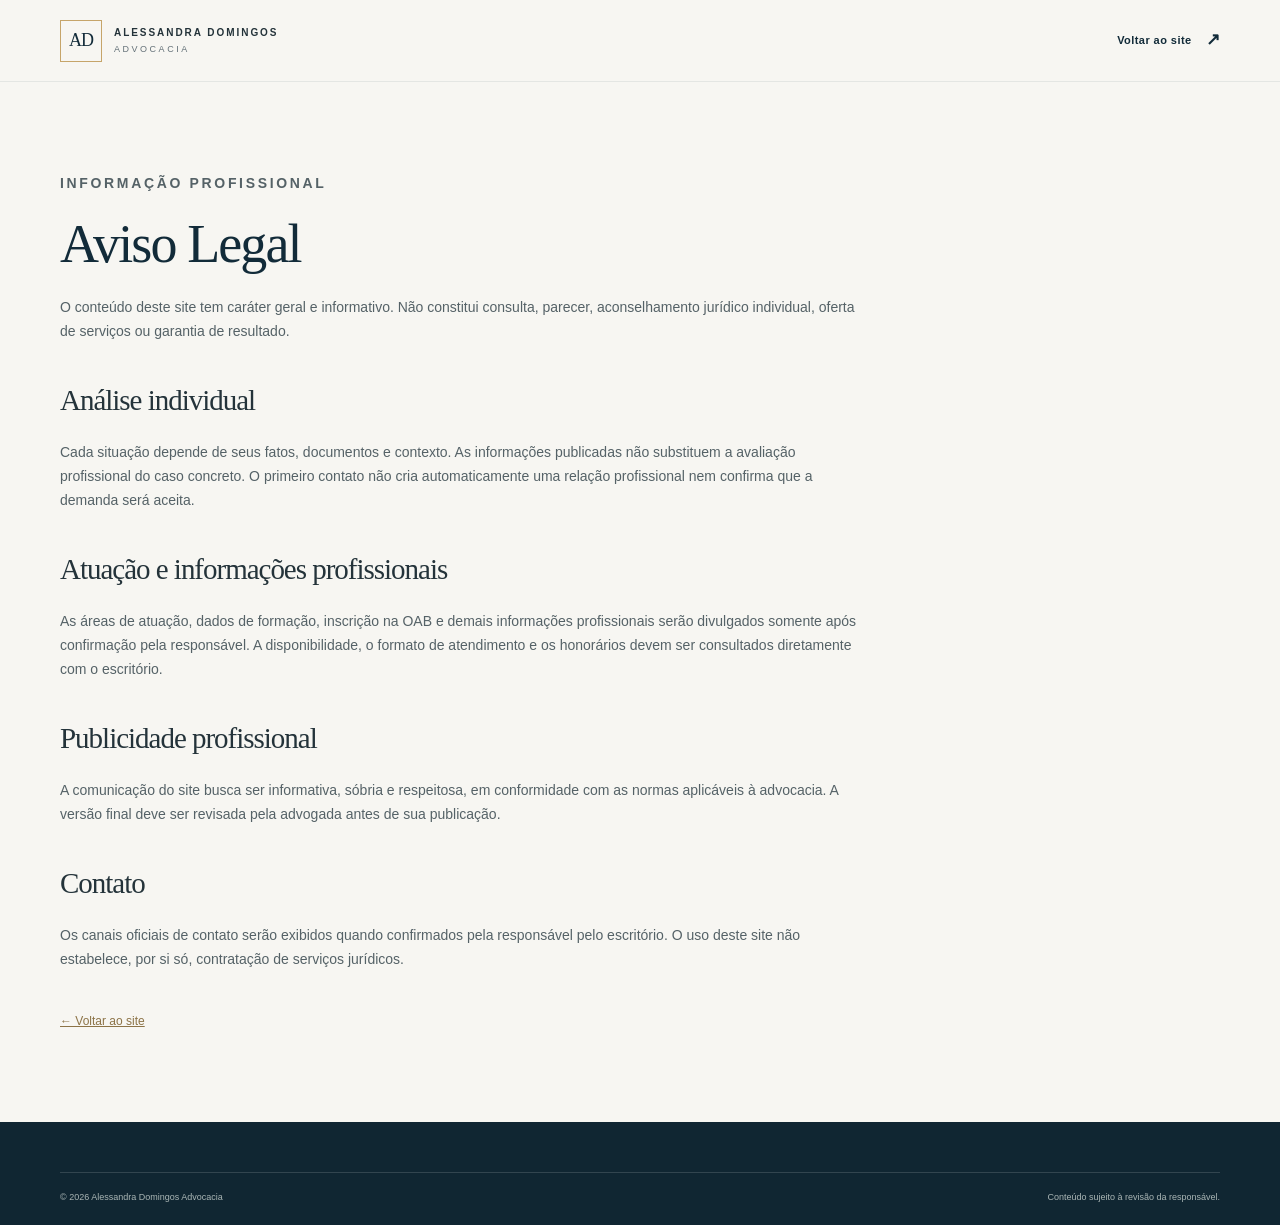
<file: aviso-legal.html>
<!doctype html><html lang="pt-BR"><head><meta charset="utf-8"><meta name="viewport" content="width=device-width,initial-scale=1"><meta name="description" content="Aviso legal de Alessandra Domingos Advocacia."><meta name="theme-color" content="#122b39"><title>Aviso Legal | Alessandra Domingos Advocacia</title><link rel="icon" href="favicon.svg"><link rel="stylesheet" href="styles.css"></head><body><header class="site-header"><div class="header-inner wrap"><a class="brand" href="index.html"><span class="brand-mark">AD</span><span class="brand-copy"><strong>ALESSANDRA DOMINGOS</strong><small>ADVOCACIA</small></span></a><a class="text-link dark-link" href="index.html">Voltar ao site <span>↗</span></a></div></header><main class="policy-page wrap"><p class="eyebrow">INFORMAÇÃO PROFISSIONAL</p><h1>Aviso Legal</h1><p>O conteúdo deste site tem caráter geral e informativo. Não constitui consulta, parecer, aconselhamento jurídico individual, oferta de serviços ou garantia de resultado.</p><h2>Análise individual</h2><p>Cada situação depende de seus fatos, documentos e contexto. As informações publicadas não substituem a avaliação profissional do caso concreto. O primeiro contato não cria automaticamente uma relação profissional nem confirma que a demanda será aceita.</p><h2>Atuação e informações profissionais</h2><p>As áreas de atuação, dados de formação, inscrição na OAB e demais informações profissionais serão divulgados somente após confirmação pela responsável. A disponibilidade, o formato de atendimento e os honorários devem ser consultados diretamente com o escritório.</p><h2>Publicidade profissional</h2><p>A comunicação do site busca ser informativa, sóbria e respeitosa, em conformidade com as normas aplicáveis à advocacia. A versão final deve ser revisada pela advogada antes de sua publicação.</p><h2>Contato</h2><p>Os canais oficiais de contato serão exibidos quando confirmados pela responsável pelo escritório. O uso deste site não estabelece, por si só, contratação de serviços jurídicos.</p><a class="policy-return" href="index.html">← Voltar ao site</a></main><footer class="site-footer"><div class="wrap footer-bottom"><span>© <span id="year"></span> Alessandra Domingos Advocacia</span><span>Conteúdo sujeito à revisão da responsável.</span></div></footer><script>document.querySelector('#year').textContent=new Date().getFullYear()</script></body></html>
</file>
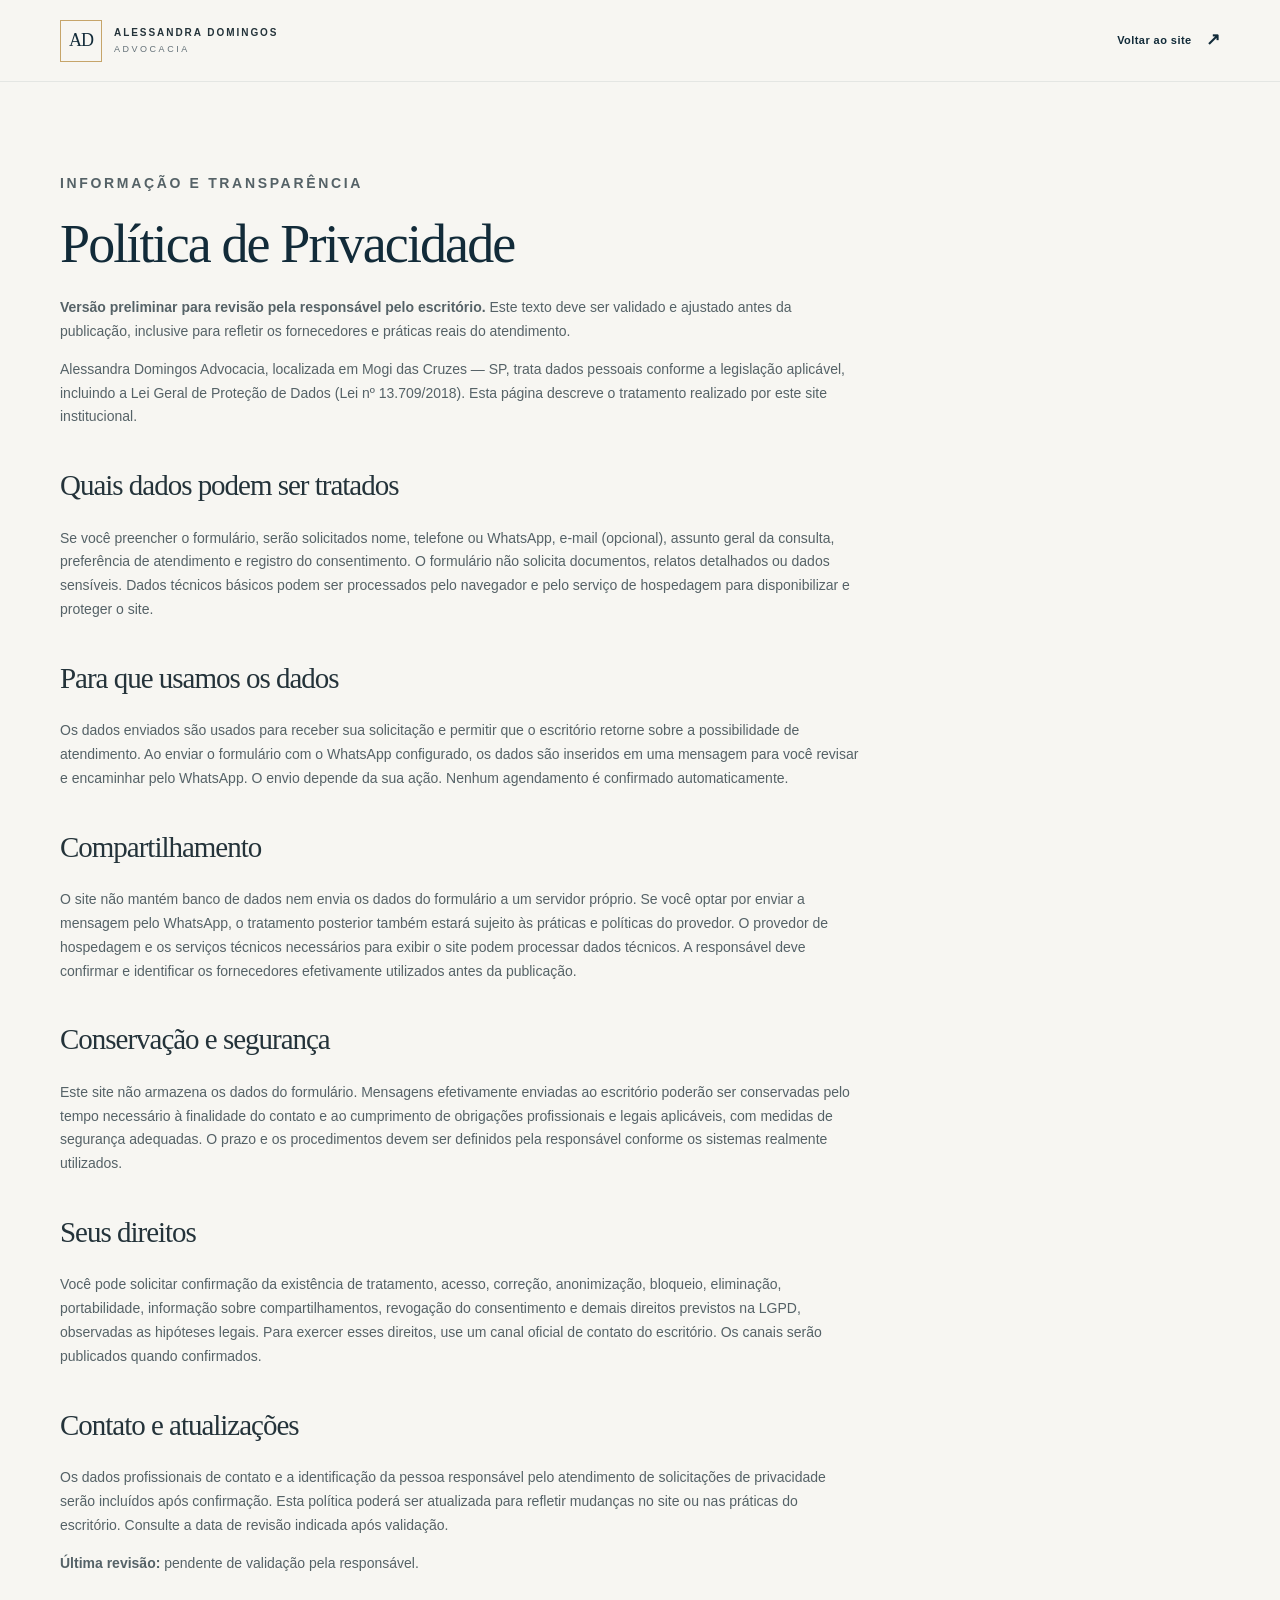
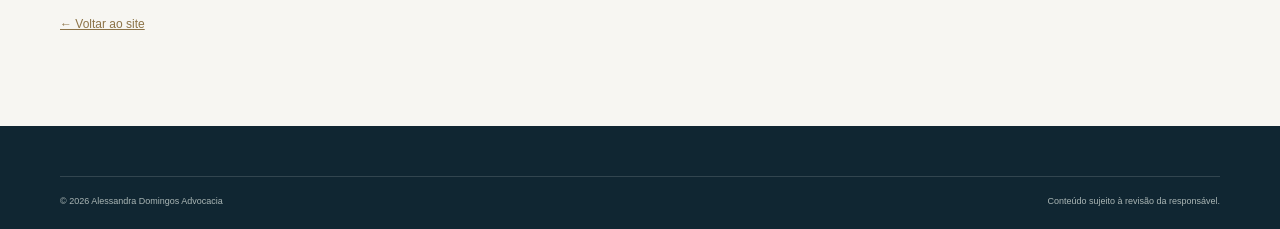
<file: privacidade.html>
<!doctype html><html lang="pt-BR"><head><meta charset="utf-8"><meta name="viewport" content="width=device-width,initial-scale=1"><meta name="description" content="Aviso de Privacidade de Alessandra Domingos Advocacia."><meta name="theme-color" content="#122b39"><title>Política de Privacidade | Alessandra Domingos Advocacia</title><link rel="icon" href="favicon.svg"><link rel="stylesheet" href="styles.css"></head><body><header class="site-header"><div class="header-inner wrap"><a class="brand" href="index.html"><span class="brand-mark">AD</span><span class="brand-copy"><strong>ALESSANDRA DOMINGOS</strong><small>ADVOCACIA</small></span></a><a class="text-link dark-link" href="index.html">Voltar ao site <span>↗</span></a></div></header><main class="policy-page wrap"><p class="eyebrow">INFORMAÇÃO E TRANSPARÊNCIA</p><h1>Política de Privacidade</h1><p><strong>Versão preliminar para revisão pela responsável pelo escritório.</strong> Este texto deve ser validado e ajustado antes da publicação, inclusive para refletir os fornecedores e práticas reais do atendimento.</p><p>Alessandra Domingos Advocacia, localizada em Mogi das Cruzes — SP, trata dados pessoais conforme a legislação aplicável, incluindo a Lei Geral de Proteção de Dados (Lei nº 13.709/2018). Esta página descreve o tratamento realizado por este site institucional.</p>
<h2>Quais dados podem ser tratados</h2><p>Se você preencher o formulário, serão solicitados nome, telefone ou WhatsApp, e-mail (opcional), assunto geral da consulta, preferência de atendimento e registro do consentimento. O formulário não solicita documentos, relatos detalhados ou dados sensíveis. Dados técnicos básicos podem ser processados pelo navegador e pelo serviço de hospedagem para disponibilizar e proteger o site.</p>
<h2>Para que usamos os dados</h2><p>Os dados enviados são usados para receber sua solicitação e permitir que o escritório retorne sobre a possibilidade de atendimento. Ao enviar o formulário com o WhatsApp configurado, os dados são inseridos em uma mensagem para você revisar e encaminhar pelo WhatsApp. O envio depende da sua ação. Nenhum agendamento é confirmado automaticamente.</p>
<h2>Compartilhamento</h2><p>O site não mantém banco de dados nem envia os dados do formulário a um servidor próprio. Se você optar por enviar a mensagem pelo WhatsApp, o tratamento posterior também estará sujeito às práticas e políticas do provedor. O provedor de hospedagem e os serviços técnicos necessários para exibir o site podem processar dados técnicos. A responsável deve confirmar e identificar os fornecedores efetivamente utilizados antes da publicação.</p>
<h2>Conservação e segurança</h2><p>Este site não armazena os dados do formulário. Mensagens efetivamente enviadas ao escritório poderão ser conservadas pelo tempo necessário à finalidade do contato e ao cumprimento de obrigações profissionais e legais aplicáveis, com medidas de segurança adequadas. O prazo e os procedimentos devem ser definidos pela responsável conforme os sistemas realmente utilizados.</p>
<h2>Seus direitos</h2><p>Você pode solicitar confirmação da existência de tratamento, acesso, correção, anonimização, bloqueio, eliminação, portabilidade, informação sobre compartilhamentos, revogação do consentimento e demais direitos previstos na LGPD, observadas as hipóteses legais. Para exercer esses direitos, use um canal oficial de contato do escritório. Os canais serão publicados quando confirmados.</p>
<h2>Contato e atualizações</h2><p>Os dados profissionais de contato e a identificação da pessoa responsável pelo atendimento de solicitações de privacidade serão incluídos após confirmação. Esta política poderá ser atualizada para refletir mudanças no site ou nas práticas do escritório. Consulte a data de revisão indicada após validação.</p><p><strong>Última revisão:</strong> pendente de validação pela responsável.</p><a class="policy-return" href="index.html">← Voltar ao site</a></main><footer class="site-footer"><div class="wrap footer-bottom"><span>© <span id="year"></span> Alessandra Domingos Advocacia</span><span>Conteúdo sujeito à revisão da responsável.</span></div></footer><script>document.querySelector('#year').textContent=new Date().getFullYear()</script></body></html>
</file>
<file: styles.css>
:root{--navy:#122b39;--navy-2:#1b3948;--gold:#c6a56a;--gold-light:#dfc99e;--paper:#f7f6f2;--white:#fff;--ink:#24333a;--muted:#647178;--line:#deded8;--serif:'Playfair Display',Georgia,serif;--sans:'DM Sans',Arial,sans-serif}*{box-sizing:border-box}html{scroll-behavior:smooth;scroll-padding-top:84px}body{margin:0;background:var(--paper);color:var(--ink);font-family:var(--sans);font-size:15px;line-height:1.7;-webkit-font-smoothing:antialiased}a{color:inherit;text-decoration:none}button,input,select{font:inherit}.wrap{width:min(1160px,calc(100% - 56px));margin:auto}.skip-link{position:absolute;top:-60px;left:12px;background:white;padding:10px;z-index:100}.skip-link:focus{top:12px}.site-header{height:82px;position:sticky;top:0;z-index:20;background:rgba(247,246,242,.96);backdrop-filter:blur(14px);border-bottom:1px solid rgba(18,43,57,.08)}.header-inner{height:100%;display:flex;align-items:center;justify-content:space-between}.brand{display:inline-flex;align-items:center;gap:12px;flex-shrink:0}.brand-mark{width:42px;height:42px;border:1px solid var(--gold);display:grid;place-items:center;color:var(--navy);font-family:var(--serif);font-size:18px;letter-spacing:-1px}.brand-copy{display:flex;flex-direction:column;line-height:1.35;letter-spacing:.13em}.brand-copy strong{font-size:10px;font-weight:700}.brand-copy small{font-size:9px;color:var(--muted);letter-spacing:.28em;margin-top:4px}.main-nav{display:flex;align-items:center;gap:25px}.main-nav>a:not(.button){font-size:11px;color:#425159;transition:color .2s}.main-nav>a:not(.button):hover,.footer-main a:hover{color:#a37f42}.button{display:inline-flex;align-items:center;justify-content:center;gap:21px;padding:15px 21px;min-height:50px;font-size:12px;font-weight:600;letter-spacing:.02em;border:1px solid transparent;transition:background .2s,color .2s,transform .2s;cursor:pointer}.button:hover{transform:translateY(-2px)}.button-small{padding:11px 16px;min-height:40px;font-size:11px}.button-dark{background:var(--navy);color:#fff}.button-dark:hover{background:#244758}.button-gold{background:var(--gold);color:#172a32}.button-gold:hover{background:var(--gold-light)}.button-outline{border-color:#9c8d6c;color:var(--navy);background:transparent}.button-outline:hover{background:var(--navy);color:#fff}.menu-toggle{display:none}.hero{height:min(740px,calc(100vh - 82px));min-height:620px;position:relative;background:var(--navy);overflow:hidden;color:white}.hero-photo{position:absolute;inset:0 0 0 37%;background-image:url('https://images.unsplash.com/photo-1497366754035-f200968a6e72?auto=format&fit=crop&w=1900&q=90');background-size:cover;background-position:center 45%;opacity:.68}.hero-shade{position:absolute;inset:0;background:linear-gradient(90deg,#122b39 0%,#122b39 34%,rgba(18,43,57,.92) 48%,rgba(18,43,57,.42) 100%),linear-gradient(0deg,rgba(12,31,41,.4),transparent 54%)}.hero-content{position:relative;padding-top:134px;z-index:1}.eyebrow{font-size:9px;letter-spacing:.19em;font-weight:700;color:#9a845e;margin:0 0 19px}.eyebrow.light{color:#e0c994;display:flex;align-items:center;gap:10px}.eyebrow.light span{display:block;width:23px;height:1px;background:var(--gold)}h1,h2,h3,p{margin-top:0}h1,h2{font-family:var(--serif);font-weight:400;letter-spacing:-.035em}h1{font-size:clamp(48px,6vw,76px);line-height:1.1;margin:0 0 22px}h1 em,h2 em{color:var(--gold);font-weight:400}h2{font-size:clamp(40px,4.3vw,58px);line-height:1.12;margin-bottom:25px}.hero-lead{max-width:470px;font-size:15px;color:rgba(255,255,255,.78);line-height:1.85}.hero-actions{display:flex;align-items:center;gap:28px;margin-top:33px}.text-link{font-size:11px;font-weight:600;letter-spacing:.04em;display:inline-flex;gap:14px;align-items:center}.text-link span{font-size:17px;transition:transform .2s}.text-link:hover span{transform:translate(3px,-2px)}.light-link{color:white}.hero-note{display:flex;align-items:center;gap:15px;position:absolute;top:484px;left:0;font-size:11px;line-height:1.6;letter-spacing:.04em}.hero-note small{color:rgba(255,255,255,.6)}.note-line{height:1px;width:35px;background:var(--gold)}.hero-index{position:absolute;bottom:29px;right:max(28px,calc((100vw - 1160px)/2));font-size:10px;letter-spacing:.16em;color:rgba(255,255,255,.8)}.hero-index span{color:var(--gold);padding:0 8px}.trust-strip{background:#edece7;border-bottom:1px solid #e5e3dc}.trust-inner{height:68px;display:flex;justify-content:center;align-items:center;gap:42px}.trust-inner span{font-size:9px;font-weight:600;letter-spacing:.16em;color:#526066}.trust-inner i{height:4px;width:4px;background:var(--gold);transform:rotate(45deg)}.section{padding:116px 0}.section-kicker{display:flex;align-items:center;gap:20px;font-size:9px;letter-spacing:.16em;color:#8a7757;margin-bottom:54px}.kicker-rule{height:1px;width:70px;background:#c9c2b2}.about-grid{display:grid;grid-template-columns:.82fr 1.18fr;gap:100px;align-items:center}.about-aside{position:relative;padding:0 18px 26px 0}.portrait-frame{position:relative;height:468px;background:#d9d8d2;overflow:hidden}.portrait-frame:after{position:absolute;inset:0;content:'';background:linear-gradient(0deg,rgba(18,43,57,.74),transparent 43%)}.portrait-frame img{width:100%;height:100%;object-fit:cover;filter:saturate(.72)}.portrait-caption{position:absolute;z-index:1;left:28px;bottom:24px;color:white;font-size:9px;letter-spacing:.2em;line-height:1.9}.portrait-caption small{color:#dfc99e;font-size:8px}.about-aside:after{content:'';position:absolute;z-index:-1;right:0;bottom:0;width:74%;height:55%;border-right:1px solid var(--gold);border-bottom:1px solid var(--gold)}.caption-rule{position:absolute;width:45px;height:1px;background:var(--gold);bottom:0;left:-22px;transform:rotate(-90deg);transform-origin:left}.about-copy h2{font-size:50px}.body-large{font-family:var(--serif);font-size:21px;line-height:1.55;color:#364951}.about-copy>p:not(.eyebrow){font-size:13px;color:var(--muted);line-height:1.9}.credentials{border-top:1px solid var(--line);border-bottom:1px solid var(--line);margin:32px 0 24px;padding:9px 0}.credentials>div{display:flex;align-items:center;gap:13px;padding:12px 0}.credential-icon{color:#ad8d56;font-size:15px}.credentials strong,.credentials small{display:block}.credentials strong{font-size:11px;font-weight:600}.credentials small{font-size:10px;color:var(--muted);margin-top:2px}.dark-link{color:var(--navy)}.practice{background:#efeee9}.practice-heading{display:grid;grid-template-columns:1fr .7fr;align-items:end;gap:70px;margin-bottom:52px}.practice-heading h2{margin-bottom:0}.practice-heading .body-large{font-size:18px;margin:0 0 4px;max-width:395px}.neutral-panel{border:1px solid #dad8d0;background:rgba(255,255,255,.46);padding:28px 32px;display:grid;grid-template-columns:auto 1fr auto;align-items:center;gap:22px}.panel-symbol{width:44px;height:44px;border:1px solid #cbb98e;color:#a4864d;display:grid;place-items:center}.neutral-panel strong{font-family:var(--serif);font-size:19px;font-weight:500}.neutral-panel p{margin:4px 0 0;font-size:11px;color:var(--muted)}.steps-section{background:var(--navy);color:white}.steps-section .section-kicker{color:#d4bc8a}.steps-section .kicker-rule{background:#68757a}.steps-heading{max-width:500px}.steps-heading h2{margin-bottom:17px}.steps-heading>p:last-child{color:#bdc6c7;font-size:13px;max-width:400px}.steps-grid{display:grid;grid-template-columns:repeat(4,1fr);gap:30px;margin-top:59px}.step{border-top:1px solid rgba(255,255,255,.22);padding-top:20px}.step-number{font-family:var(--serif);font-size:25px;color:var(--gold)}.step h3{font-family:var(--serif);font-weight:400;font-size:21px;margin:20px 0 10px}.step p{font-size:11px;color:#bdc6c7;line-height:1.8;max-width:215px}.steps-disclaimer{margin:35px 0 0;padding:15px 18px;border-left:2px solid var(--gold);background:rgba(255,255,255,.045);font-size:10px;color:#d0d6d4}.appointment{background:#eae8e1}.appointment-grid{display:grid;grid-template-columns:.8fr 1.2fr;gap:100px;align-items:start}.appointment-copy{background:var(--navy);color:white;padding:58px 50px;min-height:100%;position:relative;overflow:hidden}.appointment-copy:after{content:'AD';font-family:var(--serif);font-size:210px;color:rgba(255,255,255,.035);position:absolute;bottom:-100px;right:-20px}.appointment-copy h2{font-size:43px}.appointment-copy>p:not(.eyebrow){color:#c3cecf;font-size:12px;max-width:300px}.appointment-address{display:flex;align-items:center;gap:14px;margin-top:48px;font-size:11px}.appointment-address>span{color:var(--gold);font-size:20px}.appointment-address strong,.appointment-address small{display:block}.appointment-address small{color:#aebabb}.contact-form{padding:9px 0}.contact-form label{display:block;font-size:10px;font-weight:600;letter-spacing:.04em;margin-bottom:17px}.contact-form input:not([type=checkbox]),.contact-form select{display:block;width:100%;border:0;border-bottom:1px solid #c8c5bb;background:transparent;padding:11px 1px 12px;outline:none;font-size:12px;color:var(--ink);border-radius:0}.contact-form input:focus,.contact-form select:focus{border-color:#9e804d}.contact-form input::placeholder{color:#9ca1a0;font-weight:400}.form-row{display:grid;grid-template-columns:1fr 1fr;gap:22px}.optional{font-size:9px;color:#858c89;font-weight:400}.consent{display:flex!important;align-items:flex-start;gap:10px;font-size:10px!important;line-height:1.5;font-weight:400!important;color:#5e686a}.consent input{margin:2px 0 0;accent-color:var(--navy)}.consent a{text-decoration:underline;text-underline-offset:2px}.form-privacy{font-size:9px;color:#747d7e;margin:-9px 0 17px 24px}.form-submit{border:0}.form-status{min-height:20px;font-size:11px;margin:12px 0 0;color:#355d49}.faq{background:#fff}.faq-grid{display:grid;grid-template-columns:.7fr 1.3fr;gap:100px}.faq .section-kicker{margin-bottom:45px}.faq h2{font-size:47px}.faq-intro{font-size:12px;color:var(--muted);max-width:250px}.accordion details{border-bottom:1px solid #e3e2dc}.accordion details:first-child{border-top:1px solid #e3e2dc}.accordion summary{list-style:none;cursor:pointer;padding:18px 0;display:flex;justify-content:space-between;gap:20px;align-items:center;font-family:var(--serif);font-size:17px;color:#273b44}.accordion summary::-webkit-details-marker{display:none}.accordion summary span{font-family:var(--sans);font-size:19px;font-weight:300;color:#a38752;transition:transform .2s}.accordion details[open] summary span{transform:rotate(45deg)}.accordion details p{font-size:11px;color:var(--muted);max-width:550px;margin:-2px 35px 19px 0}.contact{background:#efeee9;padding-bottom:103px}.contact .section-kicker{margin-bottom:56px}.contact-grid{display:grid;grid-template-columns:1fr .85fr;gap:130px}.contact-grid h2{font-size:62px}.contact-grid .body-large{max-width:410px;font-size:18px;margin-bottom:28px}.contact-details{display:grid;grid-template-columns:1fr 1fr;gap:0 30px;align-self:center}.contact-item{padding:19px 0;border-bottom:1px solid #d6d4cb}.contact-item span,.contact-item strong,.contact-item small{display:block}.contact-item span{font-size:8px;letter-spacing:.15em;color:#8b7958;margin-bottom:8px}.contact-item strong{font-family:var(--serif);font-size:16px;font-weight:500}.contact-item small{font-size:10px;color:var(--muted);margin-top:4px}.site-footer{background:#102632;color:white;padding:50px 0 20px}.footer-main{display:grid;grid-template-columns:1.2fr .85fr 1.35fr .9fr;gap:25px;align-items:start;padding-bottom:42px}.footer-brand .brand-mark{color:white}.footer-brand .brand-copy strong{font-size:9px}.footer-brand .brand-copy small{color:#aab6b5}.footer-main>p{font-size:10px;color:#aab6b5;margin:12px 0}.footer-main nav,.footer-policies{display:flex;flex-direction:column;gap:8px;font-size:10px;color:#c2ccca}.footer-policies{color:#aab6b5}.footer-bottom{border-top:1px solid rgba(255,255,255,.14);padding-top:17px;display:flex;justify-content:space-between;gap:20px;font-size:9px;color:#aab6b5}.whatsapp-float{position:fixed;z-index:19;bottom:24px;right:25px;display:flex;align-items:center;gap:9px;border-radius:50px;background:#1d493b;color:#fff;padding:12px 16px;box-shadow:0 8px 25px #10263236;font-size:11px;transition:transform .2s}.whatsapp-float:hover{transform:translateY(-3px)}.whatsapp-float>span:first-child{font-size:17px}.policy-page{min-height:75vh;padding:90px 0}.policy-page h1{font-size:54px;color:var(--navy)}.policy-page h2{font-size:29px;margin-top:40px}.policy-page p,.policy-page li{font-size:14px;color:#556267;max-width:800px}.policy-return{display:inline-block;margin-top:25px;color:#8c7347;font-size:12px;text-decoration:underline}
@media(max-width:1020px){.main-nav{gap:14px}.main-nav>a:not(.button){font-size:10px}.about-grid{gap:55px}.appointment-grid{gap:55px}.faq-grid{gap:60px}.contact-grid{gap:65px}.hero-content{padding-top:120px}}
@media(max-width:800px){.wrap{width:min(100% - 40px,620px)}.site-header{height:72px}.menu-toggle{display:flex;flex-direction:column;gap:6px;background:none;border:0;padding:12px}.menu-toggle span{width:23px;height:1px;background:var(--navy)}.main-nav{display:none;position:absolute;top:71px;left:0;right:0;padding:22px 24px 28px;background:var(--paper);border-bottom:1px solid var(--line);box-shadow:0 15px 20px #142b3810;align-items:stretch;flex-direction:column;gap:0}.main-nav.open{display:flex}.main-nav>a:not(.button){font-size:13px;padding:12px 0;border-bottom:1px solid #e6e4de}.main-nav .button{margin-top:17px}.hero{height:700px;min-height:600px}.hero-photo{inset:0 0 0 0;background-position:60% center}.hero-shade{background:linear-gradient(90deg,rgba(18,43,57,.96),rgba(18,43,57,.62)),linear-gradient(0deg,rgba(18,43,57,.44),transparent)}.hero-content{padding-top:113px}.hero-note{top:480px}.hero-index{right:25px}.trust-inner{height:auto;min-height:70px;gap:15px;justify-content:space-between}.trust-inner span{font-size:7px;letter-spacing:.08em}.trust-inner i{flex-shrink:0}.section{padding:82px 0}.section-kicker{margin-bottom:38px}.about-grid{grid-template-columns:1fr;gap:44px}.about-aside{max-width:420px}.portrait-frame{height:390px}.about-copy h2{font-size:43px}.practice-heading{grid-template-columns:1fr;gap:23px}.practice-heading .body-large{font-size:17px}.neutral-panel{grid-template-columns:auto 1fr;gap:15px;padding:24px}.neutral-panel .button{grid-column:2;justify-self:start}.steps-grid{grid-template-columns:1fr 1fr;row-gap:30px}.appointment-grid{grid-template-columns:1fr;gap:37px}.appointment-copy{padding:42px 34px}.appointment-address{margin-top:32px}.faq-grid{grid-template-columns:1fr;gap:35px}.faq .section-kicker{margin-bottom:35px}.faq-intro{max-width:440px}.contact-grid{grid-template-columns:1fr;gap:40px}.contact-grid h2{font-size:55px}.footer-main{grid-template-columns:1fr 1fr;row-gap:30px}.footer-bottom{flex-direction:column;gap:6px}}
@media(max-width:480px){.wrap{width:calc(100% - 36px)}h1{font-size:48px}.hero{height:680px}.hero-content{padding-top:98px}.hero-lead{font-size:13px;max-width:360px}.hero-actions{align-items:flex-start;flex-direction:column;gap:18px}.hero-note{top:520px}.trust-inner{gap:8px}.trust-inner span{font-size:6px}.trust-inner i{width:3px;height:3px}.section{padding:70px 0}.section-kicker{font-size:8px}.about-copy h2{font-size:38px}.portrait-frame{height:330px}.practice-heading h2,.steps-heading h2{font-size:43px}.neutral-panel{padding:19px;grid-template-columns:1fr}.neutral-panel .button{grid-column:1}.steps-grid{gap:26px 17px}.step h3{font-size:18px}.step p{font-size:10px}.appointment-copy{padding:36px 26px}.appointment-copy h2{font-size:38px}.form-row{grid-template-columns:1fr;gap:0}.faq h2{font-size:41px}.accordion summary{font-size:15px}.contact-details{grid-template-columns:1fr;gap:0}.contact-grid h2{font-size:53px}.footer-main{grid-template-columns:1fr;gap:20px}.footer-main nav{display:grid;grid-template-columns:1fr 1fr}.whatsapp-float{bottom:14px;right:13px;padding:11px 14px}.policy-page{padding:65px 0}.policy-page h1{font-size:43px}}
@media(prefers-reduced-motion:reduce){*,*::before,*::after{scroll-behavior:auto!important;transition:none!important;animation:none!important}}
/* Keep the location in normal flow so it never overlaps the hero actions. */
.hero-note{position:relative;top:auto;left:auto;margin-top:54px}
@media(max-width:800px){.hero-note{margin-top:54px}}
@media(max-width:480px){.hero-note{margin-top:48px}}

/* Discreet scroll interactions: content stays visible when motion is reduced. */
.main-nav a[aria-current="location"]:not(.button){color:#9a7743}
.main-nav a[aria-current="location"]:not(.button)::after{content:"";position:absolute;left:0;right:0;bottom:-8px;height:1px;background:var(--gold)}
.scroll-reveal{opacity:0;transform:translateY(18px);transition:opacity .65s ease,transform .65s cubic-bezier(.2,.7,.2,1);transition-delay:var(--reveal-delay,0ms)}
.scroll-reveal.is-visible{opacity:1;transform:translateY(0)}
@media(prefers-reduced-motion:reduce){.scroll-reveal{opacity:1;transform:none;transition:none}}
</file>
